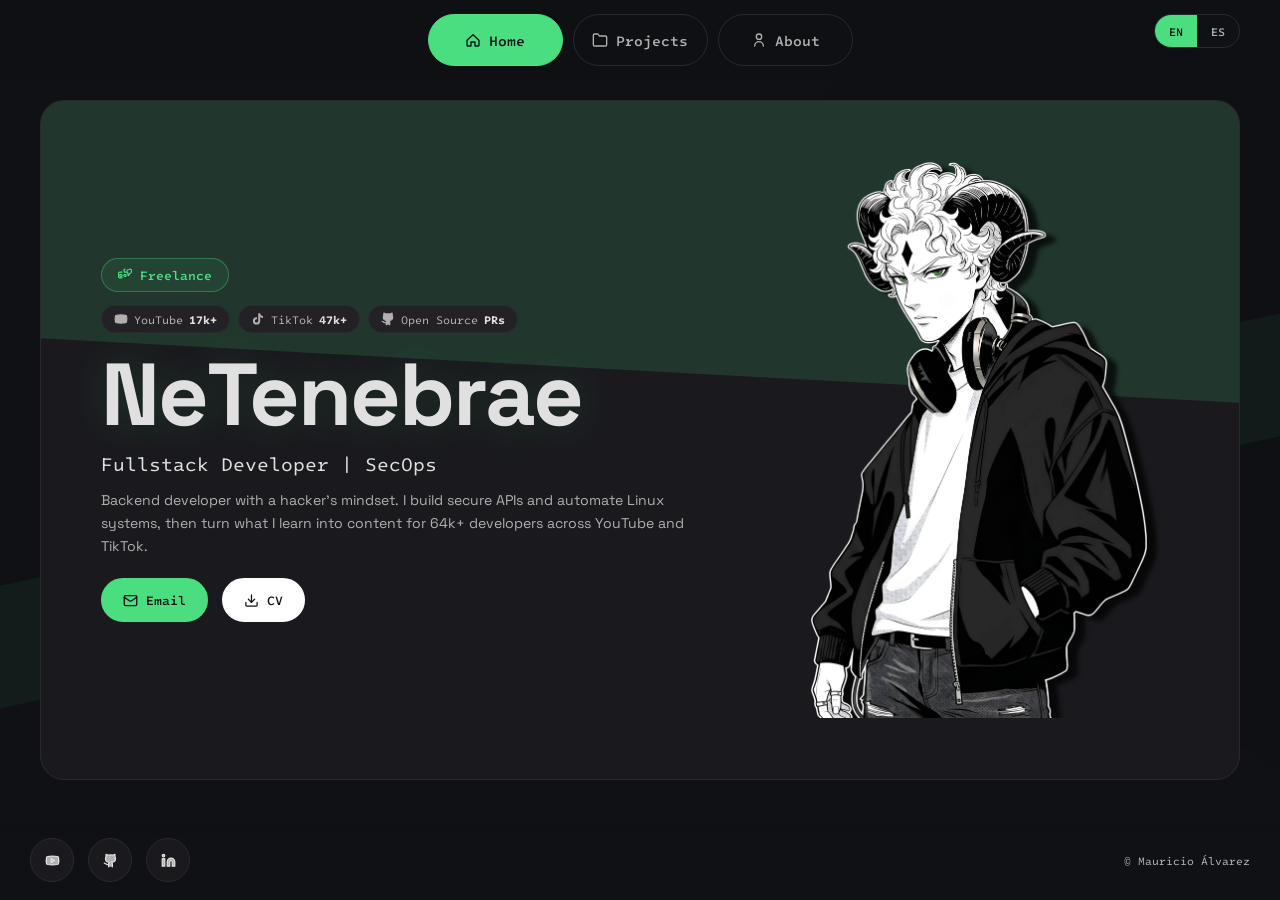
<file: index.html>
<!doctype html>
<html lang="en">
	<head>
		<meta charset="UTF-8" />
		<meta name="viewport" content="width=device-width, initial-scale=1.0" />
		<title>NeTenebrae | Fullstack Developer & SecOps</title>
		<meta
			name="description"
			content="Backend developer with a hacker's mindset. Building secure APIs, automating Linux systems, and creating content for 64k+ developers."
		/>
		<meta name="theme-color" content="#0F1115" />
		<link rel="icon" type="image/svg+xml" href="assets/favicon.svg" />
		<link rel="preconnect" href="https://fonts.googleapis.com" />
		<link rel="preconnect" href="https://fonts.gstatic.com" crossorigin />
		<link
			href="https://fonts.googleapis.com/css2?family=Intel+One+Mono:wght@300;500;700&family=Space+Grotesk:wght@400;700&display=swap"
			rel="stylesheet"
		/>
		<link rel="stylesheet" href="css/styles.css" />
	</head>
	<body>
		<div class="bg-decoration" aria-hidden="true">
			<div class="bg-line-footer"></div>
			<div class="bg-shape bg-shape--rect" aria-hidden="true"></div>
			<div class="bg-shape bg-shape--diamond" aria-hidden="true"></div>
		</div>

		<main>
			<section id="home" class="hero">
				<div class="hero-content">
					<span class="hero-badge">
						<svg
							xmlns="http://www.w3.org/2000/svg"
							viewBox="0 0 24 24"
							fill="none"
							stroke="currentColor"
							stroke-width="2"
							stroke-linecap="round"
							stroke-linejoin="round"
						>
							<path d="M12 15a2 2 0 1 0 0-4 2 2 0 0 0 0 4Z" />
							<path
								d="M12 2a2 2 0 0 0-2 2c0 .74.4 1.39 1 1.73V7h4a2 2 0 0 1 2 2v3a1 1 0 1 0 2 0v-1a2 2 0 0 1 2-2h.26a1 1 0 0 0 .95-.68l.73-2.27A2 2 0 0 0 18.73 3H17a1 1 0 0 0-.95.68l-.49 1.46"
							/>
							<path d="M5 15a2 2 0 1 0 0-4 2 2 0 0 0 0 4Z" />
							<path d="M7 7H3a2 2 0 0 0-2 2v6a2 2 0 0 0 2 2h4" />
						</svg>
						<span data-i18n="hero_badge">Freelance</span>
					</span>

					<div class="hero-stats">
						<a
							href="https://youtube.com/@NeTenebrae"
							class="hero-stat"
							target="_blank"
							rel="noopener"
						>
							<span
								class="hero-stat__icon"
								id="statYoutube"
							></span>
							<span class="hero-stat__label">YouTube</span>
							<span class="hero-stat__value">17k+</span>
						</a>
						<a
							href="https://tiktok.com/@netenebrae"
							class="hero-stat"
							target="_blank"
							rel="noopener"
						>
							<span
								class="hero-stat__icon"
								id="statTiktok"
							></span>
							<span class="hero-stat__label">TikTok</span>
							<span class="hero-stat__value">47k+</span>
						</a>
						<a
							href="https://github.com/NeTenebraes"
							class="hero-stat"
							target="_blank"
							rel="noopener"
						>
							<span
								class="hero-stat__icon"
								id="statGithub"
							></span>
							<span class="hero-stat__label">Open Source</span>
							<span class="hero-stat__value">PRs</span>
						</a>
					</div>

					<h1>NeTenebrae</h1>

					<h2 data-i18n="hero_subtitle">
						Fullstack Developer | SecOps
					</h2>

			<p class="hero-description" data-i18n="hero_description">
					Backend developer with a hacker's mindset. I build
					secure APIs and automate Linux systems, then turn
					what I learn into content for 64k+ developers across
					YouTube and TikTok.
				</p>

					<div class="hero-actions">
						<button
							class="btn btn--primary"
							id="emailBtn"
							type="button"
						>
							<svg
								xmlns="http://www.w3.org/2000/svg"
								viewBox="0 0 24 24"
								fill="none"
								stroke="currentColor"
								stroke-width="2"
								stroke-linecap="round"
								stroke-linejoin="round"
							>
								<rect
									width="20"
									height="16"
									x="2"
									y="4"
									rx="2"
								/>
								<path
									d="m22 7-8.97 5.7a1.94 1.94 0 0 1-2.06 0L2 7"
								/>
							</svg>
							<span data-i18n="hero_email">Email</span>
						</button>
						<a href="#" class="btn btn--white" download>
							<svg
								xmlns="http://www.w3.org/2000/svg"
								viewBox="0 0 24 24"
								fill="none"
								stroke="currentColor"
								stroke-width="2"
								stroke-linecap="round"
								stroke-linejoin="round"
							>
								<path
									d="M21 15v4a2 2 0 0 1-2 2H5a2 2 0 0 1-2-2v-4"
								/>
								<polyline points="7 10 12 15 17 10" />
								<line x1="12" x2="12" y1="15" y2="3" />
							</svg>
							<span data-i18n="hero_cv">CV</span>
						</a>
					</div>
				</div>

				<div class="hero-image">
					<img
						src="assets/images/avatar-banner.webp"
						alt="NeTenebrae - Backend Developer & SecOps"
					/>
				</div>
			</section>
		</main>

		<script src="js/icons.js"></script>
		<script src="js/badges.js"></script>
		<script src="js/components.js"></script>
		<script src="js/i18n.js"></script>
		<script src="js/app.js"></script>
		<script>
			IconService.init().then(function () {
				new Nav('index').render();
				new Footer().render();
				var i18n = new I18n();
				i18n.init();

				var stats = [
					{ id: 'statYoutube', icon: 'youtube' },
					{ id: 'statGithub', icon: 'github' },
					{ id: 'statLinux', icon: 'linux' },
				];
				stats.forEach(function (s) {
					var el = document.getElementById(s.id);
					if (el) el.innerHTML = IconService.get(s.icon);
				});

				var tiktokSvg =
					'<svg xmlns="http://www.w3.org/2000/svg" viewBox="0 0 24 24" fill="currentColor"><path d="M19.59 6.69a4.83 4.83 0 01-3.77-4.25V2h-3.45v13.67a2.89 2.89 0 01-2.88 2.5 2.89 2.89 0 01-2.89-2.89 2.89 2.89 0 012.89-2.89c.28 0 .54.04.79.1V9.01a6.28 6.28 0 00-.79-.05 6.28 6.28 0 00-6.28 6.28 6.28 6.28 0 006.28 6.28 6.28 6.28 0 006.28-6.28V8.75a8.18 8.18 0 004.77 1.52V6.82a4.84 4.84 0 01-1.03-.13z"/></svg>';
				var tiktokEl = document.getElementById('statTiktok');
				if (tiktokEl) tiktokEl.innerHTML = tiktokSvg;
			});
		</script>
	</body>
</html>
</file>
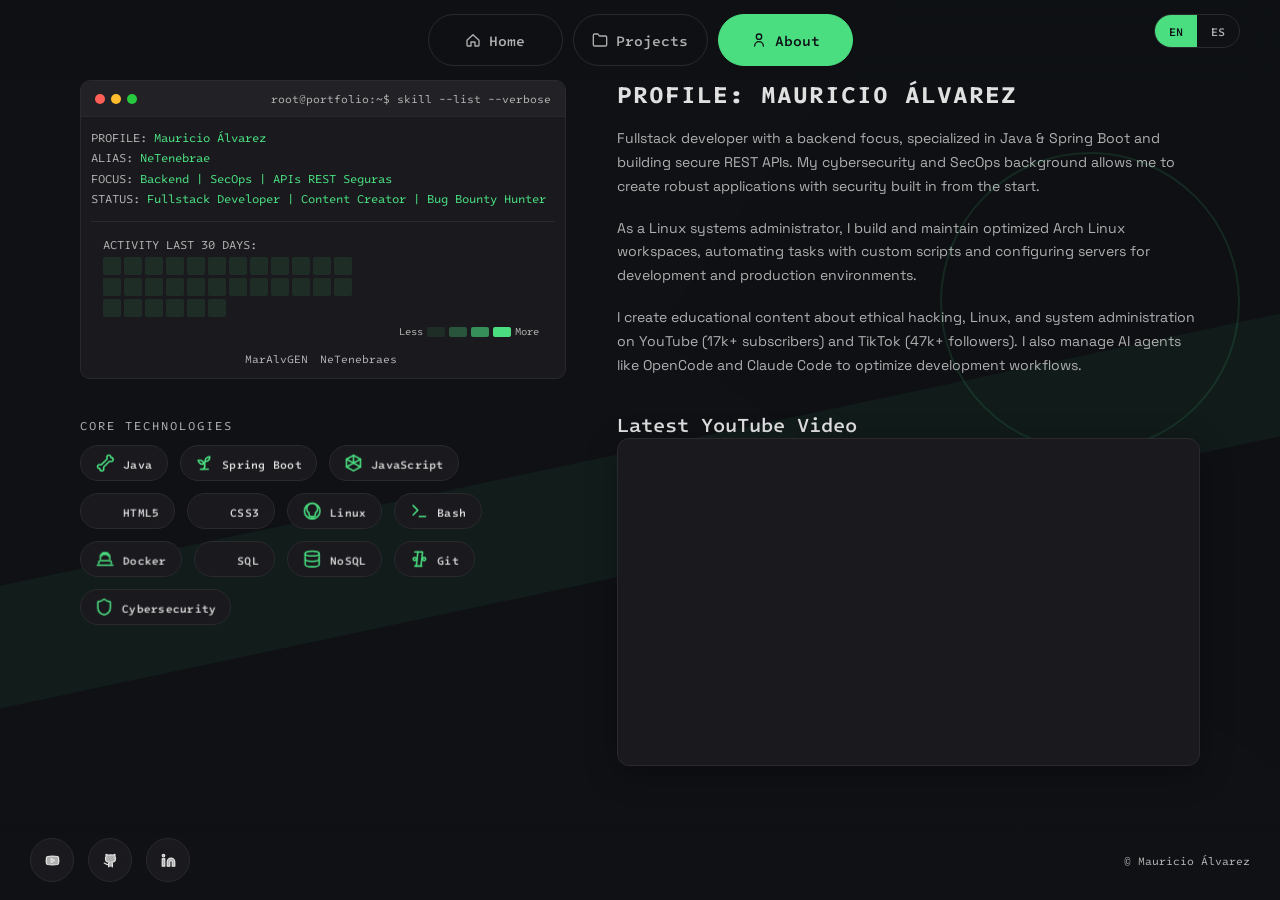
<file: about.html>
<!doctype html>
<html lang="en">
	<head>
		<meta charset="UTF-8" />
		<meta name="viewport" content="width=device-width, initial-scale=1.0" />
		<title>About | NeTenebrae</title>
		<meta
			name="description"
			content="About Mauricio Alvarez - Fullstack Developer focused on Backend & SecOps, Content Creator, and Ethical Hacker."
		/>
		<meta name="theme-color" content="#0F1115" />
		<link rel="icon" type="image/svg+xml" href="assets/favicon.svg" />
		<link rel="preconnect" href="https://fonts.googleapis.com" />
		<link rel="preconnect" href="https://fonts.gstatic.com" crossorigin />
		<link
			href="https://fonts.googleapis.com/css2?family=Intel+One+Mono:wght@300;500;700&family=Space+Grotesk:wght@400;700&display=swap"
			rel="stylesheet"
		/>
		<link rel="stylesheet" href="css/styles.css" />
	</head>
	<body>
		<div class="bg-decoration" aria-hidden="true">
			<div class="bg-line-footer"></div>
			<div class="bg-shape bg-shape--rect" aria-hidden="true"></div>
			<div class="bg-shape bg-shape--diamond" aria-hidden="true"></div>
		</div>

		<main>
			<section id="about" class="about">
				<div class="bg-shape bg-shape--ring" aria-hidden="true"></div>

				<div class="about__grid">
					<div class="about__left">
						<div class="terminal about__terminal">
							<div class="terminal__header">
								<div class="terminal__dots">
									<div
										class="terminal__dot terminal__dot--red"
									></div>
									<div
										class="terminal__dot terminal__dot--yellow"
									></div>
									<div
										class="terminal__dot terminal__dot--green"
									></div>
								</div>
								<span
									class="terminal__title"
									data-i18n="about_terminal_title"
								>
									root@portfolio:~$ skill --list --verbose
								</span>
							</div>
							<div class="terminal__body">
								<span
									class="terminal__label"
									data-i18n="about_profile"
									>PERFIL:</span
								>
								Mauricio &Aacute;lvarez<br />
								<span
									class="terminal__label"
									data-i18n="about_alias"
									>ALIAS:</span
								>
								NeTenebrae<br />
								<span
									class="terminal__label"
									data-i18n="about_enfoque"
									>ENFOQUE:</span
								>
								Backend | SecOps | APIs REST Seguras<br />
								<span
									class="terminal__label"
									data-i18n="about_status"
									>STATUS:</span
								>
								Fullstack Developer | Content Creator | Bug
								Bounty Hunter
								<div
									class="contribution-graph"
									id="contributionGraph"
								>
									<div class="contribution-content">
										<div
											class="contribution-grid"
											id="contributionGrid"
										></div>
										<div
											class="contribution-commits"
											id="contributionCommits"
										>
											<span
												class="terminal__label"
												data-i18n="about_recent_commits"
												>ÚLTIMOS COMMITS:</span
											>
										</div>
									</div>
									<div class="contribution-legend">
										<span data-i18n="about_legend_less"
											>Menos</span
										>
										<div
											class="contribution-square"
											style="opacity: 0.1"
										></div>
										<div
											class="contribution-square"
											style="opacity: 0.3"
										></div>
										<div
											class="contribution-square"
											style="opacity: 0.6"
										></div>
										<div
											class="contribution-square"
											style="opacity: 1"
										></div>
										<span data-i18n="about_legend_more"
											>Más</span
										>
									</div>
									<div class="github-links">
										<a
											href="https://github.com/MarAlvGEN"
											target="_blank"
											rel="noopener"
											>MarAlvGEN</a
										>
										<a
											href="https://github.com/NeTenebraes"
											target="_blank"
											rel="noopener"
											>NeTenebraes</a
										>
									</div>
								</div>
							</div>
						</div>

						<div>
							<div
								class="tech-label"
								data-i18n="about_tech_label"
							>
								CORE TECHNOLOGIES
							</div>
							<div class="tech-grid" id="techGrid"></div>
						</div>
					</div>

					<div class="about__right">
						<h2 data-i18n="about_heading">
							PROFILE: MAURICIO &Aacute;LVAREZ
						</h2>

						<p data-i18n="about_p1">
							Fullstack developer with a backend focus,
							specialized in Java &amp; Spring Boot and building
							secure REST APIs. My cybersecurity and SecOps
							background allows me to create robust applications
							with security built in from the start.
						</p>

						<p data-i18n="about_p2">
							As a Linux systems administrator, I build and
							maintain optimized Arch Linux workspaces, automating
							tasks with custom scripts and configuring servers
							for development and production environments.
						</p>

						<p data-i18n="about_p3">
							I create educational content about ethical hacking,
							Linux, and system administration on YouTube (17k+
							subscribers) and TikTok (47k+ followers). I also
							manage AI agents like OpenCode and Claude Code to
							optimize development workflows.
						</p>

						<div class="about__video fade-up">
							<h3 data-i18n="about_video_title">
								Último video de YouTube
							</h3>
							<div class="about__video-wrapper">
								<iframe
									src="https://www.youtube.com/embed/c2So2bX3Gus"
									title="NeTenebrae - Video"
									frameborder="0"
									allow="
										accelerometer;
										autoplay;
										clipboard-write;
										encrypted-media;
										gyroscope;
										picture-in-picture;
									"
									allowfullscreen
									loading="lazy"
								></iframe>
							</div>
						</div>
					</div>
				</div>
			</section>
		</main>

		<script src="js/icons.js"></script>
		<script src="js/badges.js"></script>
		<script src="js/components.js"></script>
		<script src="js/i18n.js"></script>
		<script src="js/app.js"></script>
		<script>
			IconService.init().then(function () {
				new Nav('about').render();
				new Footer().render();
				var i18n = new I18n();
				i18n.init();
				new StatBarAnimator().init();

				var techItems = [
					{ name: 'Java', iconId: 'java' },
					{ name: 'Spring Boot', iconId: 'spring' },
					{ name: 'JavaScript', iconId: 'javascript' },
					{ name: 'HTML5', iconId: 'html5' },
					{ name: 'CSS3', iconId: 'css3' },
					{ name: 'Linux', iconId: 'linux' },
					{ name: 'Bash', iconId: 'bash' },
					{ name: 'Docker', iconId: 'docker' },
					{ name: 'SQL', iconId: 'sql' },
					{ name: 'NoSQL', iconId: 'nosql' },
					{ name: 'Git', iconId: 'git' },
					{ name: 'Cybersecurity', iconId: 'cybersecurity' },
				];

				var grid = document.getElementById('techGrid');
				techItems.forEach(function (item) {
					var card = document.createElement('div');
					card.className = 'tech-card fade-up';
					card.innerHTML =
						'<div class="tech-card__inner">' +
						'<div class="tech-card__icon">' +
						IconService.get(item.iconId) +
						'</div>' +
						'<span class="tech-card__name">' +
						item.name +
						'</span>' +
						'</div>';
					grid.appendChild(card);
				});

				document
					.querySelectorAll('.tech-card')
					.forEach(function (card) {
						new TiltCard(card, 12);
					});

				FadeUpAnimator.init();

				var GITHUB_USERS = ['MarAlvGEN', 'NeTenebraes'];
				var allCommits = [];
				var allEvents = [];
				var pending = GITHUB_USERS.length;

				function renderGraph(commits) {
					var counts = {};
					commits.forEach(function (c) {
						counts[c.date] = (counts[c.date] || 0) + 1;
					});

					var grid = document.getElementById('contributionGrid');
					var label =
						'<span class="terminal__label" data-i18n="about_activity_30">ACTIVIDAD ÚLTIMOS 30 DÍAS:</span>';
					var today = new Date();
					var todayUTC = Date.UTC(
						today.getFullYear(),
						today.getMonth(),
						today.getDate(),
					);

					var maxCount = Math.max.apply(
						null,
						Object.values(counts).concat([1]),
					);

					for (var i = 29; i >= 0; i--) {
						var date = new Date(todayUTC);
						date.setUTCDate(date.getUTCDate() - i);
						var y = date.getUTCFullYear();
						var m = String(date.getUTCMonth() + 1).padStart(2, '0');
						var d = String(date.getUTCDate()).padStart(2, '0');
						var dateStr = y + '-' + m + '-' + d;
						var count = counts[dateStr] || 0;

						var square = document.createElement('div');
						square.className = 'contribution-square';
						square.title = dateStr + ': ' + count + ' commits';

						if (count > 0) {
							var intensity = count / maxCount;
							if (intensity > 0.66) square.style.opacity = '1';
							else if (intensity > 0.33)
								square.style.opacity = '0.6';
							else square.style.opacity = '0.3';
						}

						grid.appendChild(square);
					}

					grid.insertAdjacentHTML('afterbegin', label);
				}

				function renderCommits(events) {
					var container = document.getElementById(
						'contributionCommits',
					);
					var labelEl = container.querySelector(
						'[data-i18n="about_recent_commits"]',
					);
					var labelText = labelEl
						? labelEl.textContent
						: 'RECENT COMMITS:';
					var html = '';
					var count = 0;
					var now = Date.now();
					var thirtyDays = 30 * 24 * 60 * 60 * 1000;

					for (var i = 0; i < events.length && count < 3; i++) {
						if (events[i].type === 'PushEvent') {
							var eventTime = new Date(
								events[i].created_at,
							).getTime();
							if (now - eventTime <= thirtyDays) {
								var repo = events[i].repo.name.split('/')[1];
								if (count === 0) {
									html +=
										'<span class="terminal__label">' +
										labelText +
										'</span>';
								}
								html +=
									'<span class="contribution-commit">' +
									repo +
									'</span>';
								count++;
							}
						}
					}

					container.innerHTML = html;
				}

				GITHUB_USERS.forEach(function (user) {
					fetch(
						'https://api.github.com/users/' +
							user +
							'/events/public?per_page=100',
					)
						.then(function (res) {
							return res.json();
						})
						.then(function (events) {
							if (!Array.isArray(events)) {
								pending--;
								if (pending === 0) {
									renderGraph(allCommits);
									renderCommits(allEvents);
								}
								return;
							}
							var pushCount = 0;
							events.forEach(function (e) {
								if (e.type === 'PushEvent') {
									allCommits.push({
										date: e.created_at.split('T')[0],
										message: e.repo.name,
									});
									allEvents.push(e);
									pushCount++;
								}
							});
							console.log(
								'GitHub user:',
								user,
								'| PushEvents:',
								pushCount,
							);
							pending--;
							if (pending === 0) {
								console.log(
									'Total commits:',
									allCommits.length,
								);
								allEvents.sort(function (a, b) {
									return (
										new Date(b.created_at) -
										new Date(a.created_at)
									);
								});
								renderGraph(allCommits);
								renderCommits(allEvents);
								i18n.apply();
							}
						})
						.catch(function (err) {
							console.error('Error fetching', user, err);
							pending--;
							if (pending === 0) {
								renderGraph(allCommits);
								renderCommits(allEvents);
								i18n.apply();
							}
						});
				});
			});
		</script>
	</body>
</html>
</file>
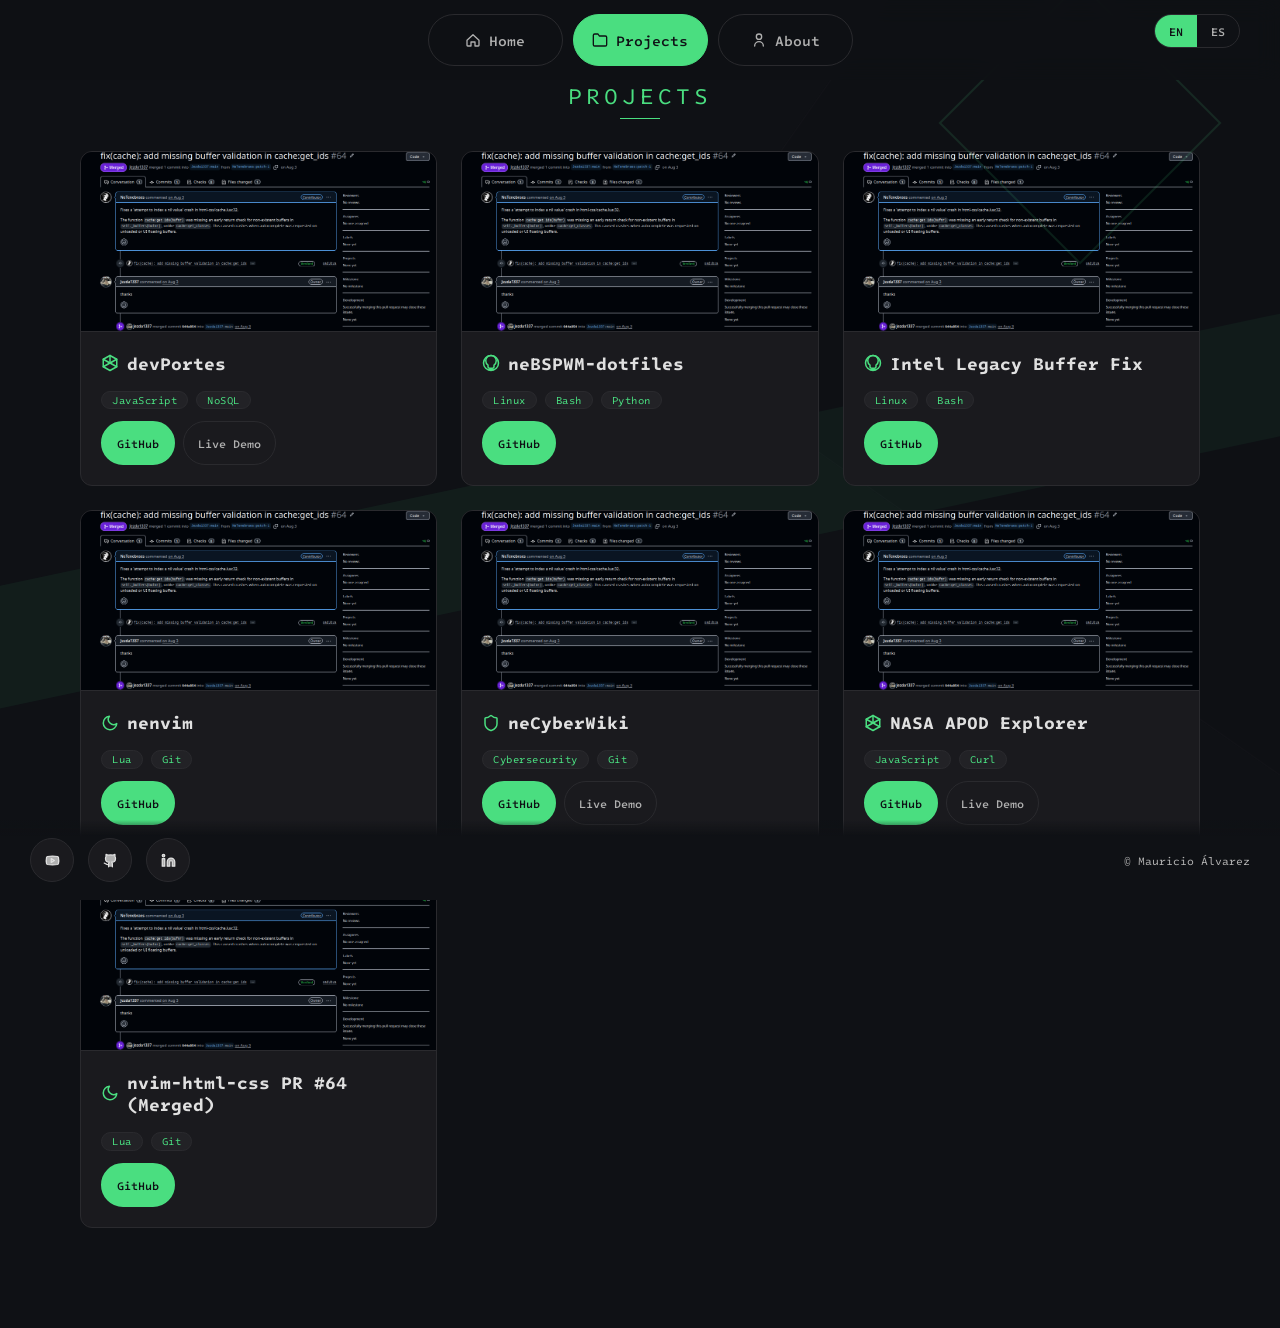
<file: projects.html>
<!doctype html>
<html lang="en">
	<head>
		<meta charset="UTF-8" />
		<meta name="viewport" content="width=device-width, initial-scale=1.0" />
		<title>Projects | NeTenebrae</title>
		<meta
			name="description"
			content="Backend development and cybersecurity projects by Mauricio Alvarez."
		/>
		<meta name="theme-color" content="#0F1115" />
		<link rel="icon" type="image/svg+xml" href="assets/favicon.svg" />
		<link rel="preconnect" href="https://fonts.googleapis.com" />
		<link rel="preconnect" href="https://fonts.gstatic.com" crossorigin />
		<link
			href="https://fonts.googleapis.com/css2?family=Intel+One+Mono:wght@300;500;700&family=Space+Grotesk:wght@400;700&display=swap"
			rel="stylesheet"
		/>
		<link rel="stylesheet" href="css/styles.css" />
	</head>
	<body>
		<div class="bg-decoration" aria-hidden="true">
			<div class="bg-line-footer"></div>
			<div class="bg-shape bg-shape--rect" aria-hidden="true"></div>
			<div class="bg-shape bg-shape--diamond" aria-hidden="true"></div>
		</div>

		<main>
			<section id="projects">
				<div
					class="bg-shape bg-shape--diagonal"
					aria-hidden="true"
				></div>
				<div
					class="section-heading"
					id="projectsHeading"
					data-i18n="projects_heading"
				>
					PROJECTS
				</div>
				<div id="projectsContent"></div>
			</section>
		</main>

		<script src="js/marked.min.js"></script>
		<script src="js/icons.js"></script>
		<script src="js/badges.js"></script>
		<script src="js/components.js"></script>
		<script src="js/i18n.js"></script>
		<script src="js/app.js"></script>
		<script src="js/projects.js"></script>
		<script>
			IconService.init().then(function () {
				new Nav('projects').render();
				new Footer().render();
				var i18n = new I18n();
				i18n.init();
				var projectManager = new ProjectManager();
				projectManager.init(i18n);
			});
		</script>
	</body>
</html>
</file>
<file: css/styles.css>
/* =============================================
   Portafolio — Entry CSS modular
   Este archivo solo importa módulos. No pongas
   reglas aquí: edita el módulo correspondiente.

   Estructura:
   css/base/       → tokens, reset, tipografía, layout, responsive
   css/components/ → navbar, hero, botones, badges/pills, terminal,
                     chart, about, projects, footer, toggle, fondo
   css/pages/      →
   css/animations/ → micro-interacciones
   ============================================= */
@import url('./base/variables.css');
@import url('./base/reset.css');
@import url('./base/typography.css');
@import url('./base/layout.css');
@import url('./components/navbar.css');
@import url('./components/hero.css');
@import url('./components/buttons.css');
@import url('./components/terminal.css');
@import url('./components/chart.css');
@import url('./components/badges.css');
@import url('./components/about.css');
@import url('./components/projects.css');
@import url('./components/footer.css');
@import url('./components/lang-toggle.css');
@import url('./components/background.css');
@import url('./components/headings.css');
@import url('./components/highlights.css');
@import url('./animations/animations.css');
@import url('./base/responsive.css');
@import url('./base/scrollbar.css');
</file>
